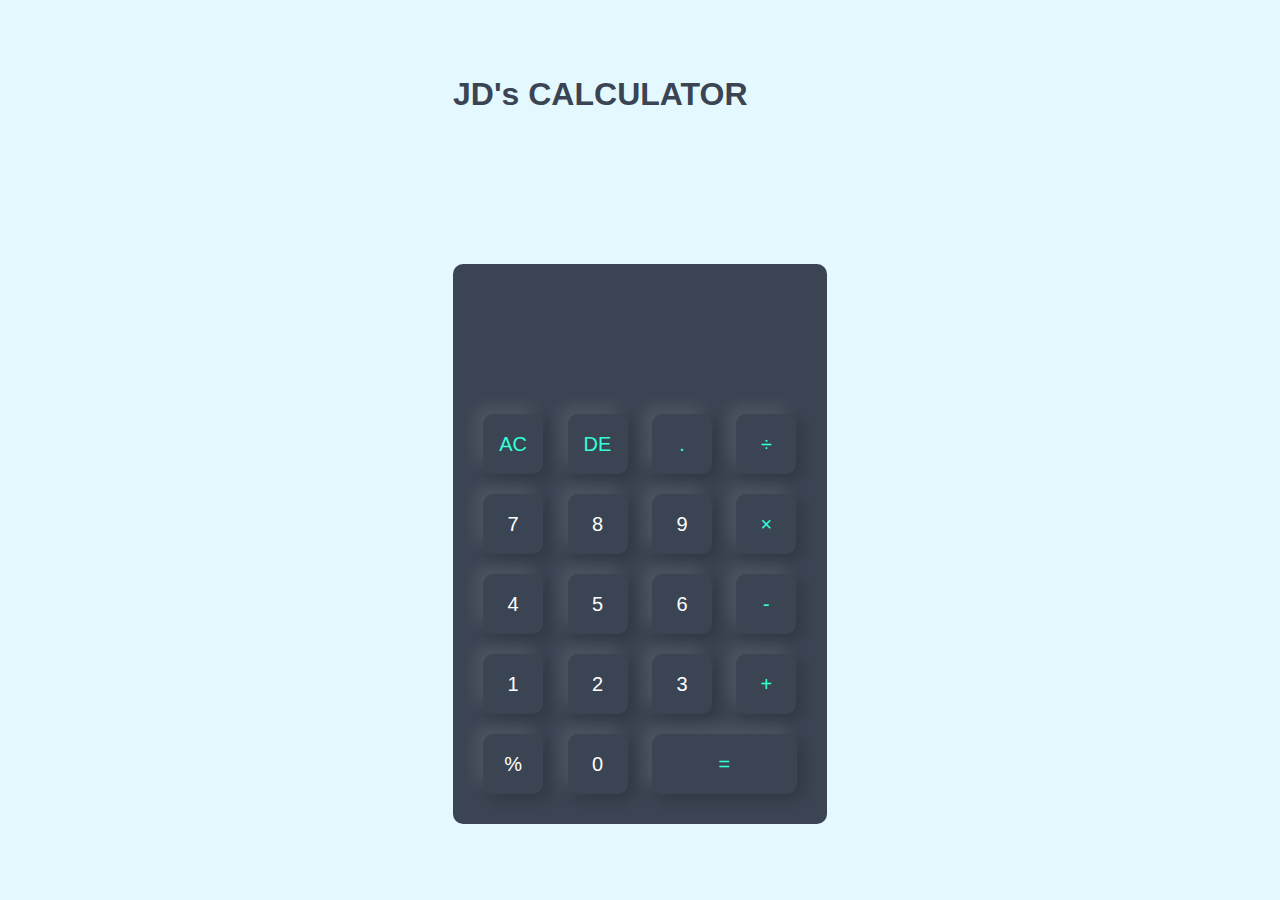
<file: Calculator/index.html>
<!DOCTYPE html>
<html lang="en">
<head>
    <meta charset="UTF-8">
    <meta name="viewport" content="width=device-width, initial-scale=1.0">
    <title>Calculator</title>
    <link rel="stylesheet" href="style.css">
</head>
<body>
    
    <div class="container">
        <h1 class="header">JD's CALCULATOR</h1>
        <div class="calculator-dark">
            <form>
                <div class="display">
                    <input type="text" name="display">
                </div>
                <div>
                    <input type="button" value="AC" onclick="display.value = '' " class="operator">
                    <input type="button" value="DE" onclick="display.value = display.value.toString().slice(0, -1)" class="operator">
                    <input type="button" value="." onclick="display.value += '.' " class="operator">
                    <input type="button" value="&divide" onclick="display.value += '/' " class="operator">
                </div>
                <div>
                    <input type="button" value="7" onclick="display.value += '7' ">
                    <input type="button" value="8" onclick="display.value += '8' ">
                    <input type="button" value="9" onclick="display.value += '9' ">
                    <input type="button" value="&times" onclick="display.value += '*' " class="operator">
                </div>
                <div>
                    <input type="button" value="4" onclick="display.value += '4' ">
                    <input type="button" value="5" onclick="display.value += '5' ">
                    <input type="button" value="6" onclick="display.value += '6' ">
                    <input type="button" value="-" onclick="display.value += '-' " class="operator">
                </div>
                <div>
                    <input type="button" value="1" onclick="display.value += '1' ">
                    <input type="button" value="2" onclick="display.value += '2' ">
                    <input type="button" value="3" onclick="display.value += '3' ">
                    <input type="button" value="+" onclick="display.value += '+' " class="operator">
                </div>
                <div>
                    <input type="button" value="%" onclick="display.value += '%' ">
                    <input type="button" value="0" onclick="display.value += '0'">
                    <input type="button" value="=" class="equal operator" onclick="display.value = eval(display.value)">
                </div>
            </form>
        </div>
    </div>
    
</body>
</html>
</file>
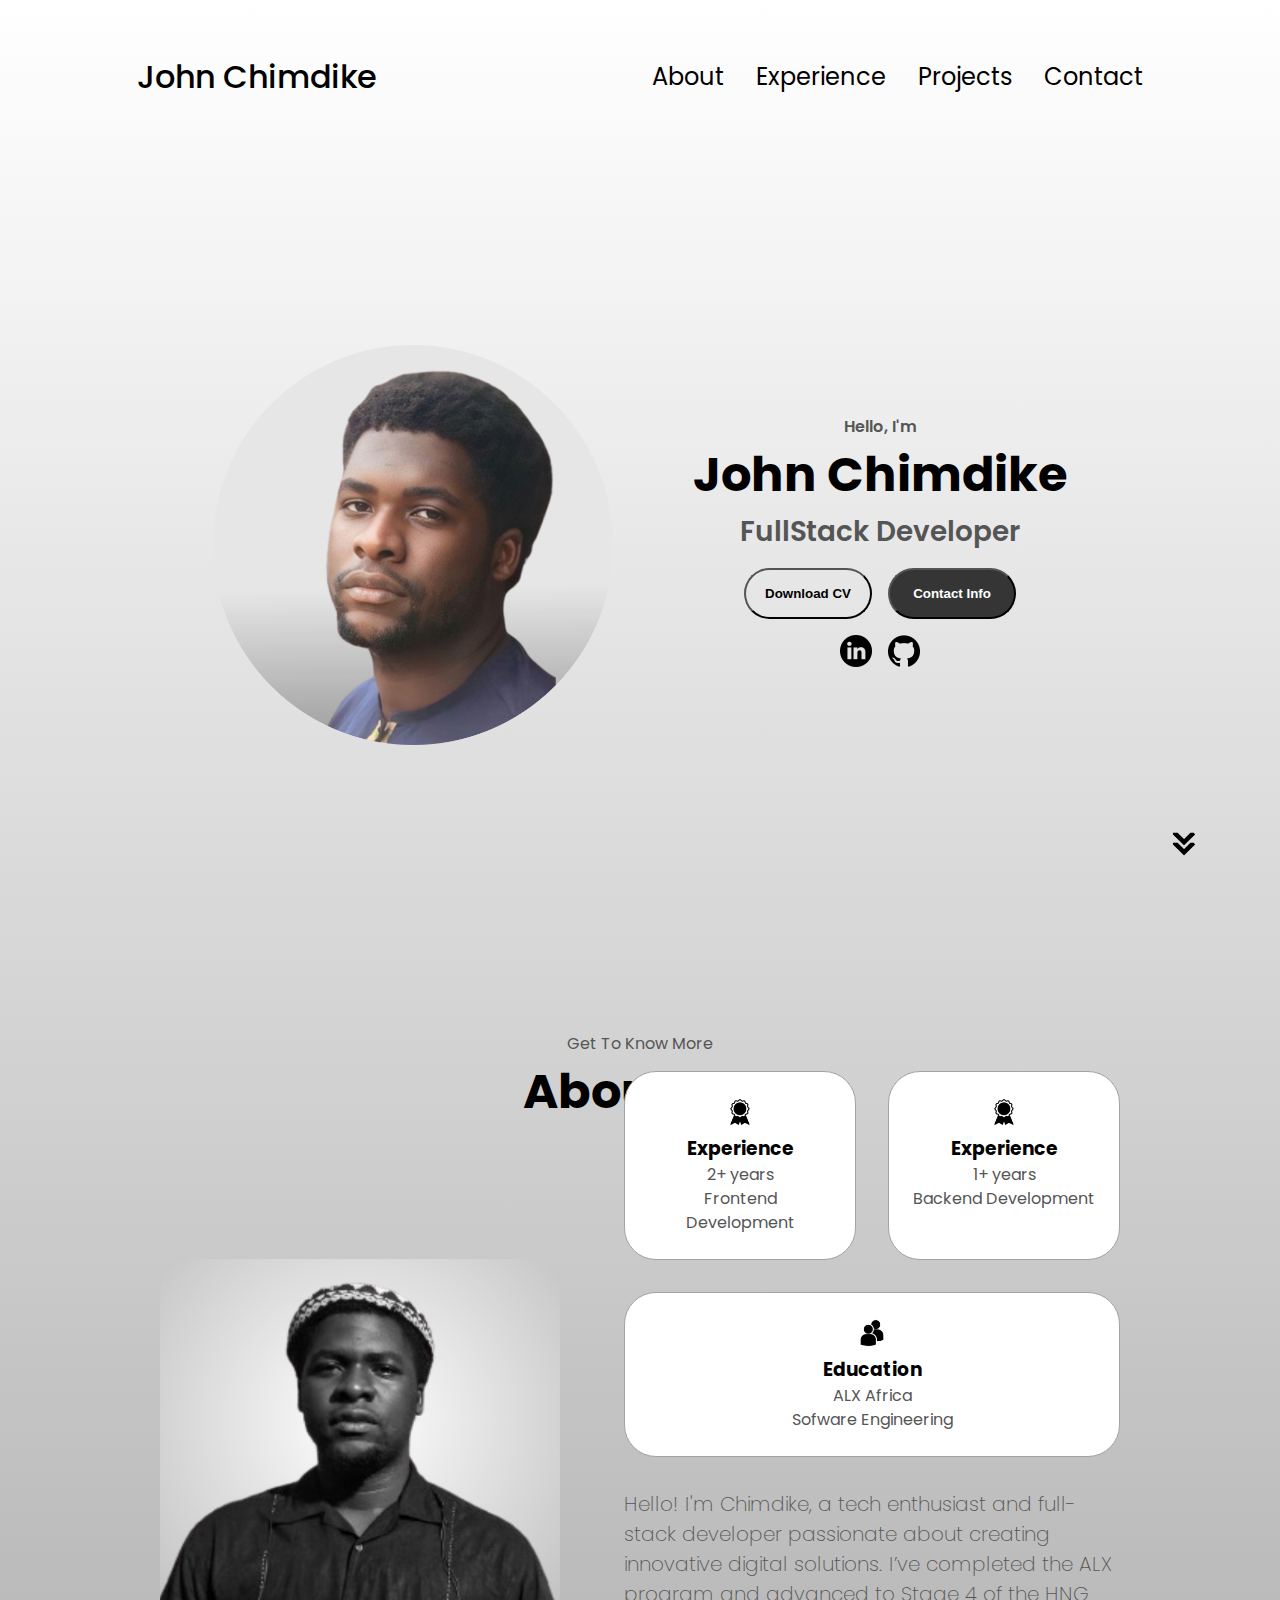
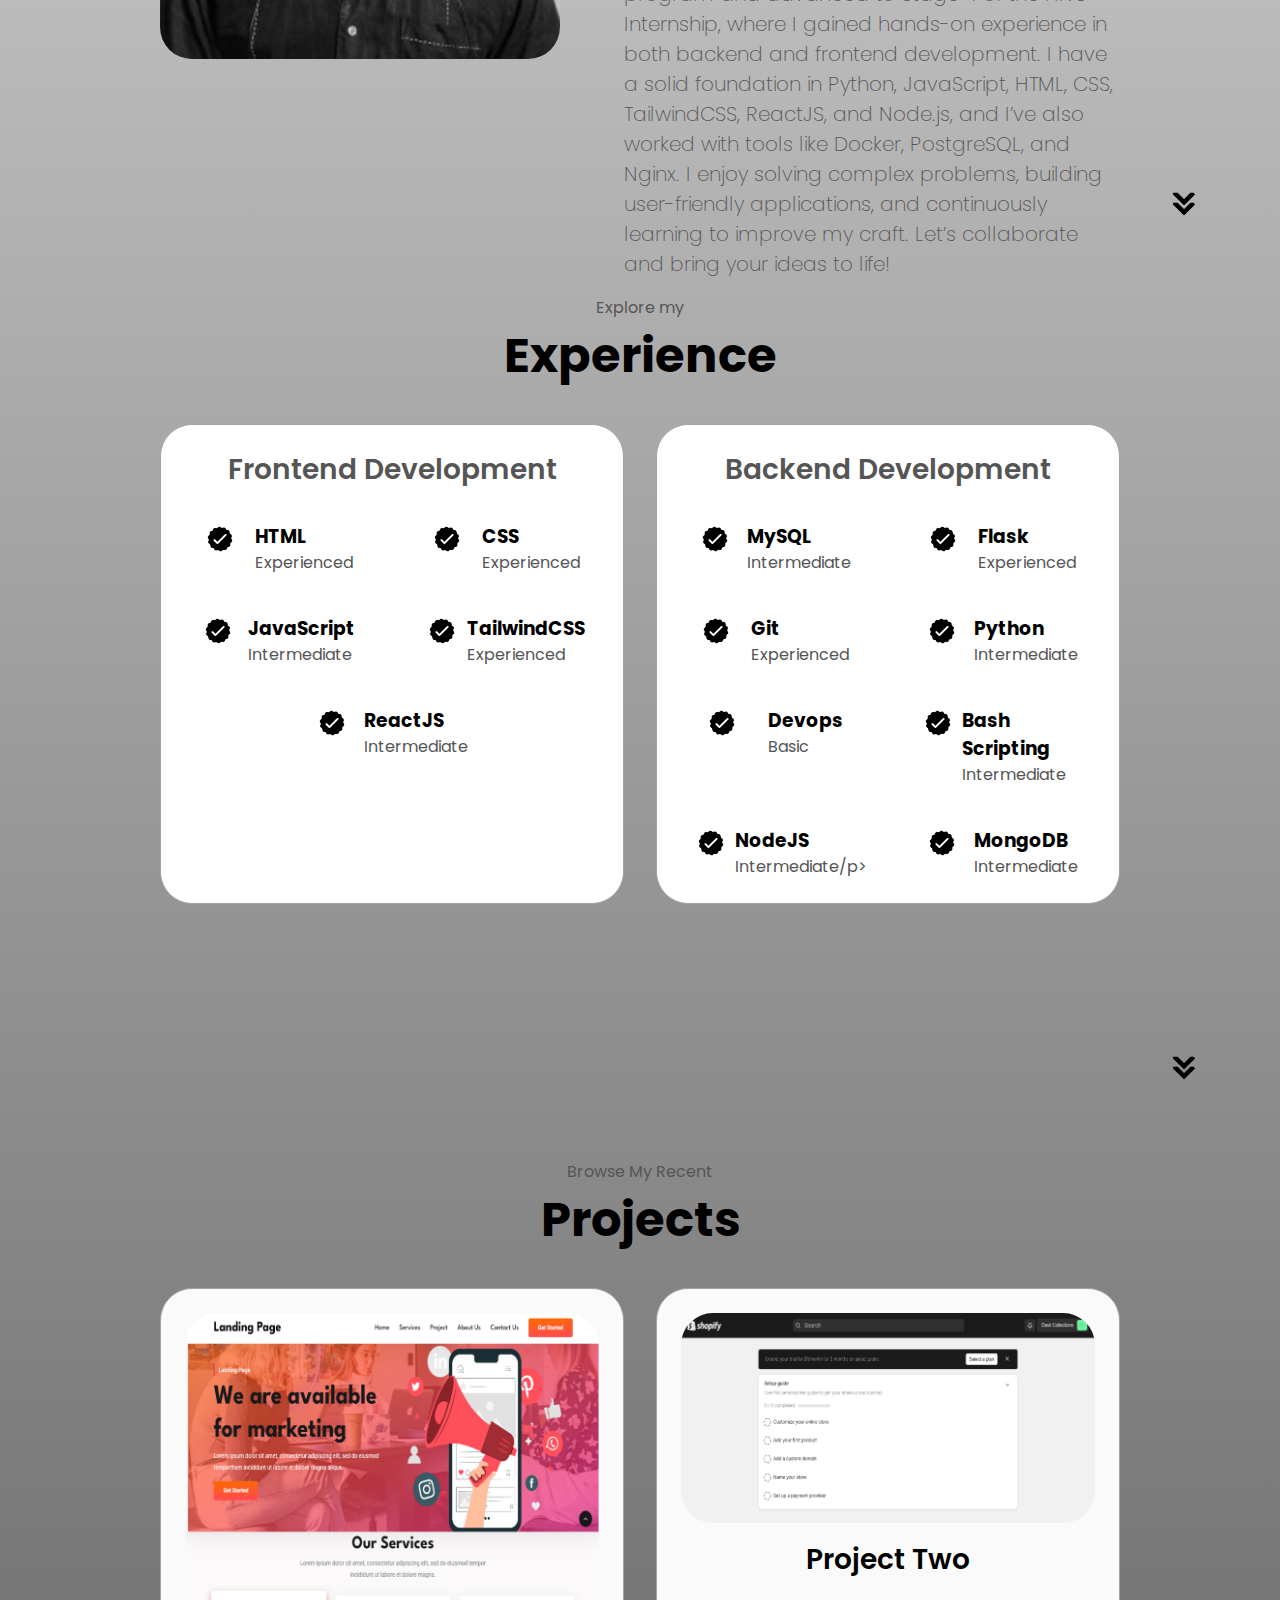
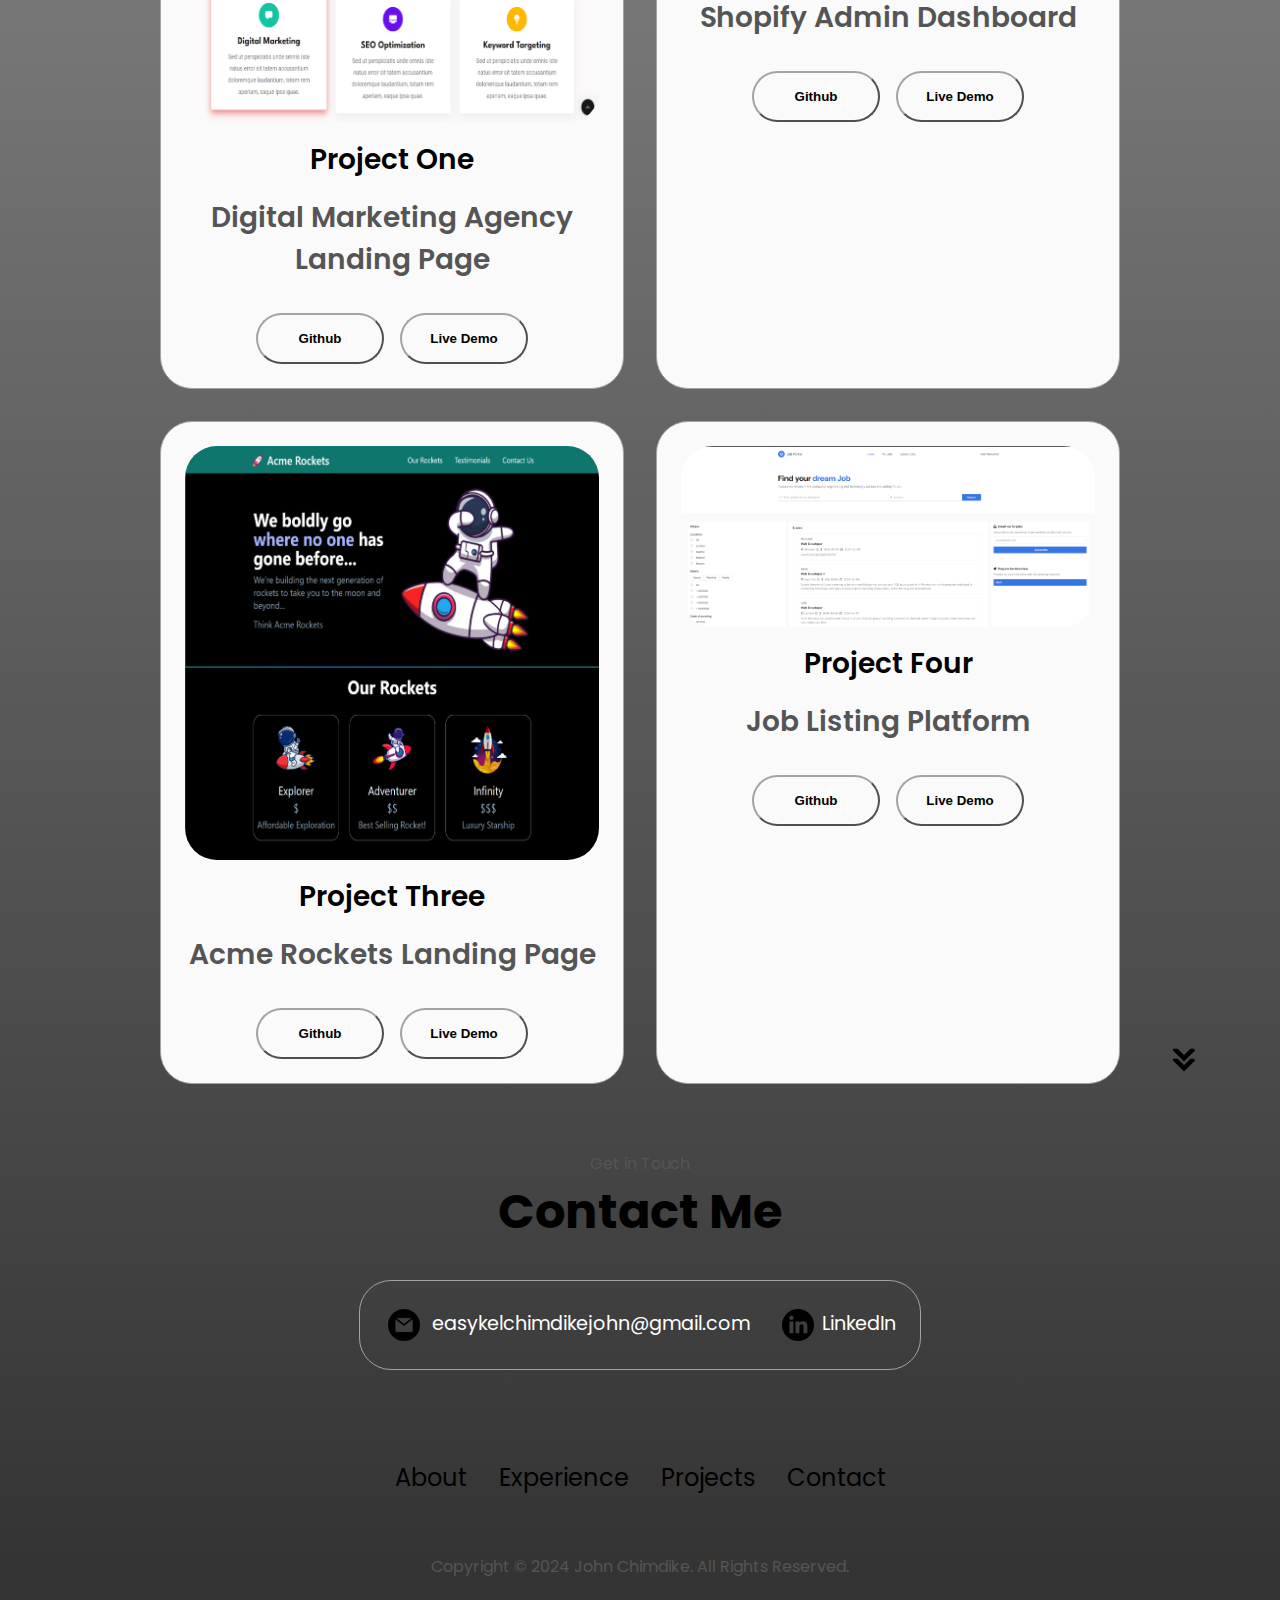
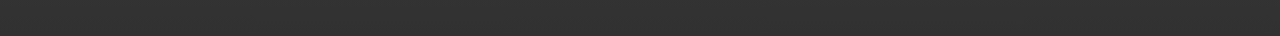
<file: codsoft_taskno2/index.html>
<!DOCTYPE html>
<html lang="en">
<head>
    <meta charset="UTF-8">
    <meta name="viewport" content="width=device-width, initial-scale=1.0">
    <title>My Portfolio</title>
    <link rel="stylesheet" href="style.css">
    <link rel="stylesheet" href="mediaqueries.css">
</head>
<body>
    <nav id="desktop-nav">
        <div class="logo">John Chimdike</div>
        <div>
            <ul class="nav-links">
                <li><a href="#about">About</a></li>
                <li><a href="#experience">Experience</a></li>
                <li><a href="#projects">Projects</a></li>
                <li><a href="#contact">Contact</a></li>
            </ul>
        </div>
    </nav>

    <nav id="hamburger-nav">
        <div class="logo">John Chimdike</div>
        <div class="hamburger-menu">
            <div class="hamburger-icon" onclick="toggleMenu()">
            <span></span>
            <span></span>
            <span></span>
        </div>
        <div class="menu-links">
            <li><a href="#about" onclick="toggleMenu()">About</a></li>
            <li><a href="#experience" onclick="toggleMenu()">Experience</a></li>
            <li><a href="#projects" onclick="toggleMenu()">Projects</a></li>
            <li><a href="#contact" onclick="toggleMenu()">Contact</a></li>
        </div>
        </div>
    </nav>

    <section id="profile">
        <div class="section__pic-container">
            <img src="./assets/profile-pic11--.png" alt="John Chimdike Profile Picture">
        </div>
        <div class="section__text">
            <p class="section__text__p1">Hello, I'm</p>
            <h1 class="title">John Chimdike</h1>
            <p class="section__text__p2">FullStack Developer</p>
            <div class="btn-container">
                <button class="btn btn-color-2" onclick="window.open('./assets/Chimdike John FullStack.pdf')">Download CV</button>
                
                <button class="btn btn-color-1" onclick="location.href='./#contact'">Contact Info</button>
            </div>
            <div id="socials-container">
                <a href="https://www.linkedin.com/in/chimdikejohn/" target="_blank">
                    <img src="./assets/linkedin.png" alt="My LinkedIn profile" class="icon">
                  </a>
                <a href="https://github.com/cdJohnEl/" target="_blank">
                    <img src="./assets/github.png" alt="My github profile" class="icon">
                  </a>
                
            </div>
        </div>
        <img
          src="./assets/arrow.png"
          alt="Arrow icon"
          class="icon arrow"
          onclick="location.href='./#about'"
        />
    </section>
    <section id="about">
        <p class="section__text__p1">Get To Know More</p>
        <h1 class="title">About Me</h1>
        <div class="section-container">
          <div class="section__pic-container">
            <img
              src="./assets/profile-pic12-21.png"
              alt="Profile picture"
              class="about-pic"
            />
          </div>
          <div class="about-details-container">
            <div class="about-containers">
              <div class="details-container">
                <img
                  src="./assets/experience.png"
                  alt="Experience icon"
                  class="icon"
                />
                <h3>Experience</h3>
                <p>2+ years <br />Frontend Development</p>
              </div>
              <div class="details-container">
                <img
                  src="./assets/experience.png"
                  alt="Experience icon"
                  class="icon"
                />
                <h3>Experience</h3>
                <p>1+ years <br />Backend Development</p>
              </div>
              <div class="details-container">
                <img
                  src="./assets/education.png"
                  alt="Education icon"
                  class="icon"
                />
                <a class="education" href="https://drive.google.com/file/d/1Slljp5YLsdu57WhimEwDMh_c1Q8iursT/view?usp=drive_link" target="_blank">
                <h3>Education</h3>
                <p>ALX Africa<br />Sofware Engineering</p>
                </a>
              </div>
            </div>
            <div class="text-container">
              <p>
                Hello! I'm Chimdike, a tech enthusiast and full-stack developer passionate about creating innovative digital solutions. I’ve completed the ALX program and advanced to Stage 4 of the HNG Internship, where I gained hands-on experience in both backend and frontend development.  
                
                I have a solid foundation in Python, JavaScript, HTML, CSS, TailwindCSS, ReactJS, and Node.js, and I’ve also worked with tools like Docker, PostgreSQL, and Nginx. I enjoy solving complex problems, building user-friendly applications, and continuously learning to improve my craft.  
                
                Let’s collaborate and bring your ideas to life! 
              </p>
            </div>
          </div>
        </div>
        <img
          src="./assets/arrow.png"
          alt="Arrow icon"
          class="icon arrow"
          onclick="location.href='./#experience'"
        />
      </section>
    <section id="experience">
        <p class="section__text__p1">Explore my</p>
        <h1 class="title">Experience</h1>
        <div class="about-containers">
            <div class="details-container">
                <h2 class="experience-sub-title">Frontend Development</h2>
                <div class="article-container">
                    <article>
                        <img src="./assets/checkmark.png" alt="checkmark icon" class="icon">
                        <div>
                            <h3>HTML</h3>
                            <p>Experienced</p>
                        </div>
                    </article>
                    <article>
                        <img src="./assets/checkmark.png" alt="checkmark icon" class="icon">
                        <div>
                            <h3>CSS</h3>
                            <p>Experienced</p>
                        </div>
                    </article>
                    <article>
                        <img src="./assets/checkmark.png" alt="checkmark icon" class="icon">
                        <div>
                            <h3>JavaScript</h3>
                            <p>Intermediate</p>
                        </div>
                    </article>
                    <article>
                        <img src="./assets/checkmark.png" alt="checkmark icon" class="icon">
                        <div>
                            <h3>TailwindCSS</h3>
                            <p>Experienced</p>
                        </div>
                    </article>
                    <article>
                        <img src="./assets/checkmark.png" alt="checkmark icon" class="icon">
                        <div>
                            <h3>ReactJS</h3>
                            <p>Intermediate</p>
                        </div>
                    </article>
                </div>
            </div>
                <div class="details-container">
                    <h2 class="experience-sub-title">Backend Development</h2>
                    <div class="article-container">
                        <article>
                            <img src="./assets/checkmark.png" alt="checkmark icon" class="icon">
                            <div>
                                <h3>MySQL</h3>
                                <p>Intermediate</p>
                            </div>
                        </article>
                        <article>
                            <img src="./assets/checkmark.png" alt="checkmark icon" class="icon">
                            <div>
                                <h3>Flask</h3>
                                <p>Experienced</p>
                            </div>
                        </article>
                        <article>
                            <img src="./assets/checkmark.png" alt="checkmark icon" class="icon">
                            <div>
                                <h3>Git</h3>
                                <p>Experienced</p>
                            </div>
                        </article>
                        <article>
                            <img src="./assets/checkmark.png" alt="checkmark icon" class="icon">
                            <div>
                                <h3>Python</h3>
                                <p>Intermediate</p>
                            </div>
                        </article>
                        <article>
                            <img src="./assets/checkmark.png" alt="checkmark icon" class="icon">
                            <div>
                                <h3>Devops</h3>
                                <p>Basic</p>
                            </div>
                        </article>
                        <article>
                            <img src="./assets/checkmark.png" alt="checkmark icon" class="icon">
                            <div>
                                <h3>Bash Scripting</h3>
                                <p>Intermediate</p>
                            </div>
                        </article>
                        <article>
                            <img src="./assets/checkmark.png" alt="checkmark icon" class="icon">
                            <div>
                                <h3>NodeJS</h3>
                                <p>Intermediate/p>
                            </div>
                        </article>
                        <article>
                            <img src="./assets/checkmark.png" alt="checkmark icon" class="icon">
                            <div>
                                <h3>MongoDB</h3>
                                <p>Intermediate</p>
                            </div>
                        </article>
                    </div>
            </div>
            <img
          src="./assets/arrow.png"
          alt="Arrow icon"
          class="icon arrow"
          onclick="location.href='./#projects'"
        />
    </section>
    
    <section id="projects">
        <p class="section__text__p1">Browse My Recent</p>
        <h1 class="title">Projects</h1>
        <div class="experience-details-container">
          <div class="about-containers">
            <div class="details-container color-container">
              <div class="article-container">
                <img
                  src="./assets/project-pic-1.png"
                  alt="Project 1"
                  class="project-img"
                />
              </div>
              <h2 class="experience-sub-title project-title">Project One</h2>
              <h6 class="experience-sub-title">Digital Marketing Agency Landing Page</h6>
              <div class="btn-container">
                <button
                  class="btn btn-color-2 project-btn" target = "_blank"
                  onclick="location.href='https://github.com/cdJohnEl/CODSOFT/tree/main/Landing-Page'"
                >
                  Github
                </button>
                <button
                  class="btn btn-color-2 project-btn" target = "_blank"
                  onclick="location.href='https://landing-page-ee9r.onrender.com/'"
                >
                  Live Demo
                </button>
              </div>
            </div>
            <div class="details-container color-container">
              <div class="article-container">
                <img
                  src="./assets/project-pic-2.png"
                  alt="Project 2"
                  class="project-img"
                />
              </div>
              <h2 class="experience-sub-title project-title">Project Two</h2>
              <h6 class="experience-sub-title">Shopify Admin Dashboard</h6>
              <div class="btn-container">
                <button
                  class="btn btn-color-2 project-btn" target = "_blank"
                  onclick="location.href='https://github.com/cdJohnEl/Level-upFront-Hackathon/tree/main'"
                >
                  Github
                </button>
                <button
                  class="btn btn-color-2 project-btn" target = "_blank"
                  onclick="location.href='https://shopify-admin-dashboard-g3x4.onrender.com'"
                >
                  Live Demo
                </button>
              </div>
            </div>
            <div class="details-container color-container">
              <div class="article-container">
                <img
                  src="./assets/project-pic-3.png"
                  alt="Project 3"
                  class="project-img"
                />
              </div>
              <h2 class="experience-sub-title project-title">Project Three</h2>
              <h6 class="experience-sub-title">Acme Rockets Landing Page</h6>
              <div class="btn-container">
                <button
                  class="btn btn-color-2 project-btn" target = "_blank"
                  onclick="location.href='https://github.com/cdJohnEl/Landing-Pages/tree/main/Acme_Rockets'"
                >
                  Github
                </button>
                <button
                  class="btn btn-color-2 project-btn" target = "_blank"
                  onclick="location.href='https://acmerockets-hf5q.onrender.com/'"
                >
                  Live Demo
                </button>
              </div>
            </div>

            <div class="details-container color-container">
              <div class="article-container">
                <img
                  src="./assets/project-pic-4.png"
                  alt="Project 4"
                  class="project-img"
                />
              </div>
              <h2 class="experience-sub-title project-title">Project Four</h2>
              <h6 class="experience-sub-title">Job Listing Platform</h6>
              <div class="btn-container">
                <button
                  class="btn btn-color-2 project-btn" target = "_blank"
                  onclick="location.href='https://github.com/cdJohnEl/Job-Platform/tree/main/job-platform-client-side'"
                >
                  Github
                </button>
                <button
                  class="btn btn-color-2 project-btn" target = "_blank"
                  onclick="location.href='https://job-platform-client.onrender.com'"
                >
                  Live Demo
                </button>
              </div>
            </div>
          </div>
        </div>
        <img
          src="./assets/arrow.png"
          alt="Arrow icon"
          class="icon arrow"
          onclick="location.href='./#contact'"
        />
      </section>

      <!-- CONTACT -->

      <section id="contact">
        <p class="section__text__p1">Get in Touch</p>
        <h1 class="title">Contact Me</h1>
        <div class="contact-info-upper-container">
          <div class="contact-info-container">
            <img
              src="./assets/email.png"
              alt="Email icon"
              class="icon contact-icon email-icon"
            />
            <p><a href="mailto:examplemail@gmail.com">easykelchimdikejohn@gmail.com</a></p>
          </div>
          <div class="contact-info-container">
            <img
              src="./assets/linkedin.png"
              alt="LinkedIn icon"
              class="icon contact-icon"
            />
            <p><a href="https://www.linkedin.com/in/chimdikejohn" target="_blank">LinkedIn</a></p>
          </div>
        </div>
        <!-- FOOTER -->
      </section>
      <footer>
        <nav>
          <div class="nav-links-container">
            <ul class="nav-links">
              <li><a href="#about">About</a></li>
              <li><a href="#experience">Experience</a></li>
              <li><a href="#projects">Projects</a></li>
              <li><a href="#contact">Contact</a></li>
            </ul>
          </div>
        </nav>
        <p>Copyright &#169; 2024 John Chimdike. All Rights Reserved.</p>
        <!-- <p>Thanks to <a href="https://www.youtube.com/@howtobecomeadeveloper" target="_blank">How to Become a Developer</a></p> -->
      </footer>


    <script src="script.js" defer></script>
</body>
</html>
</file>
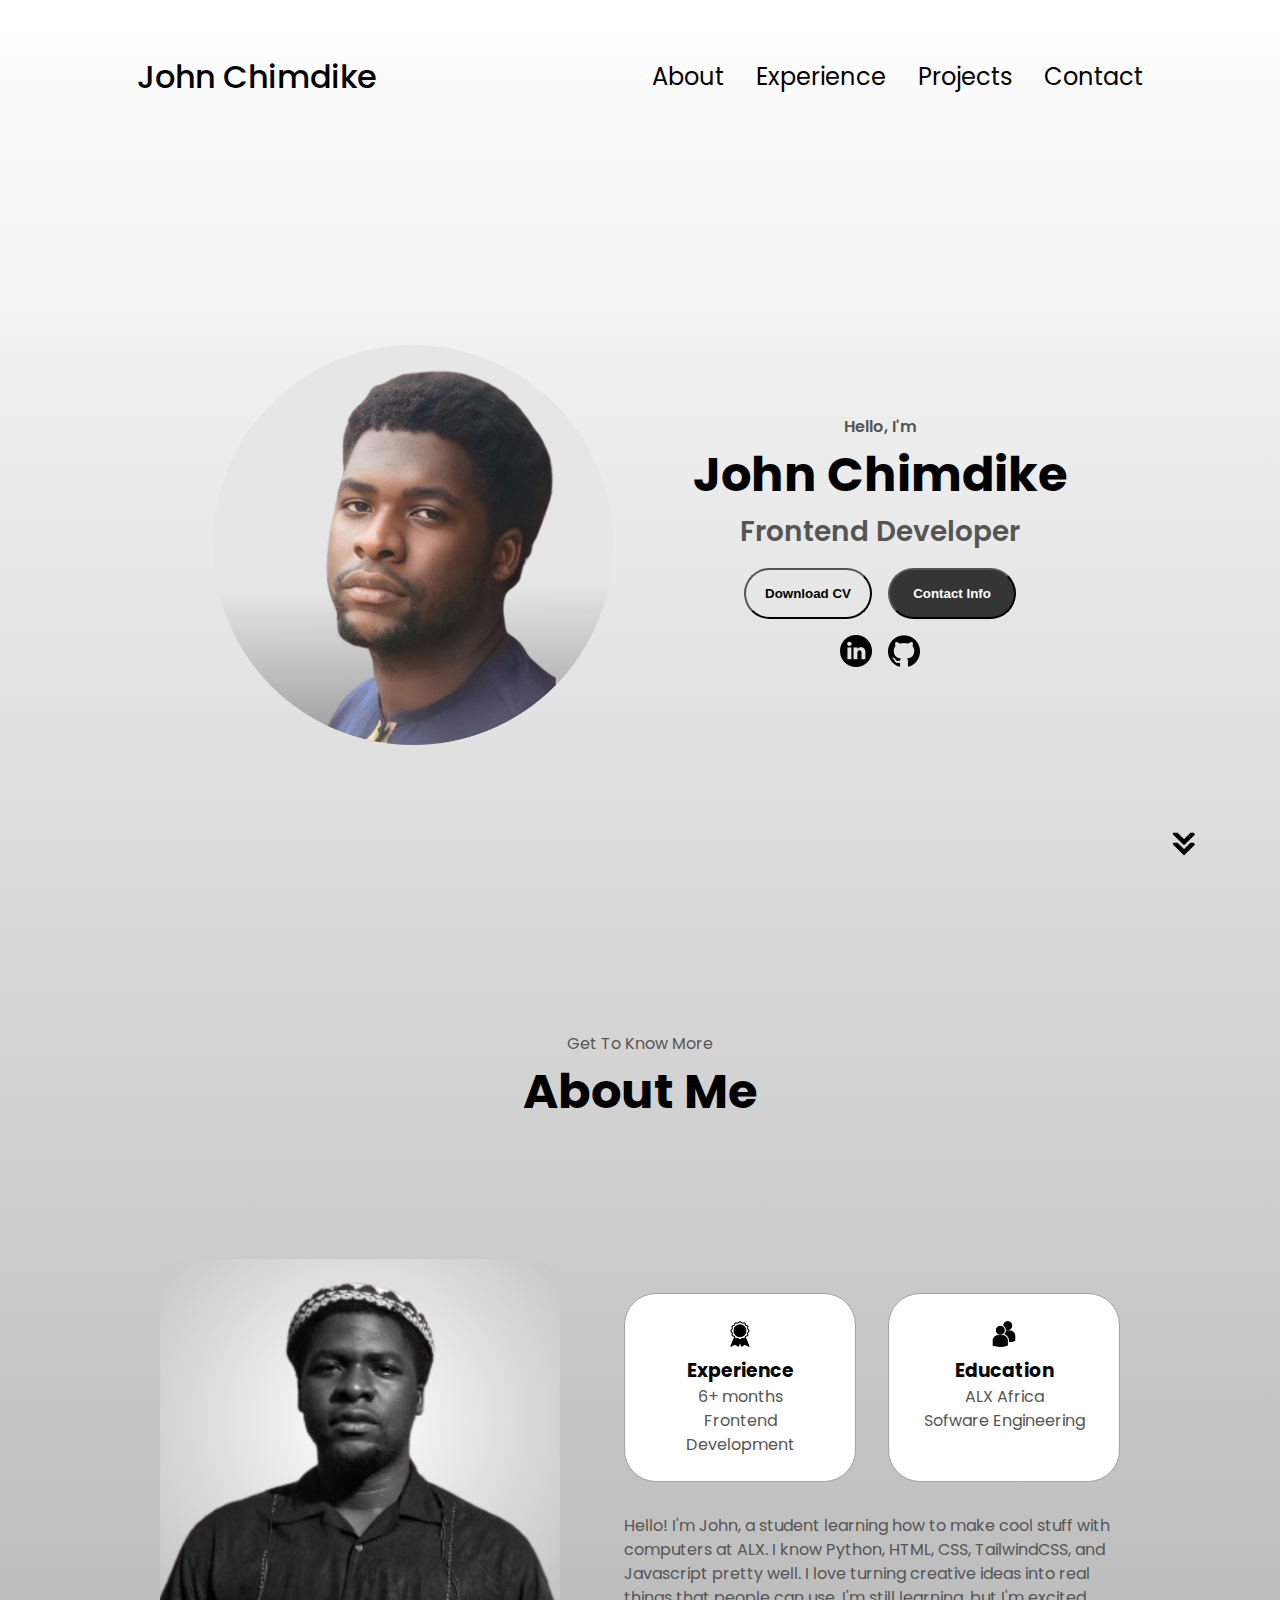
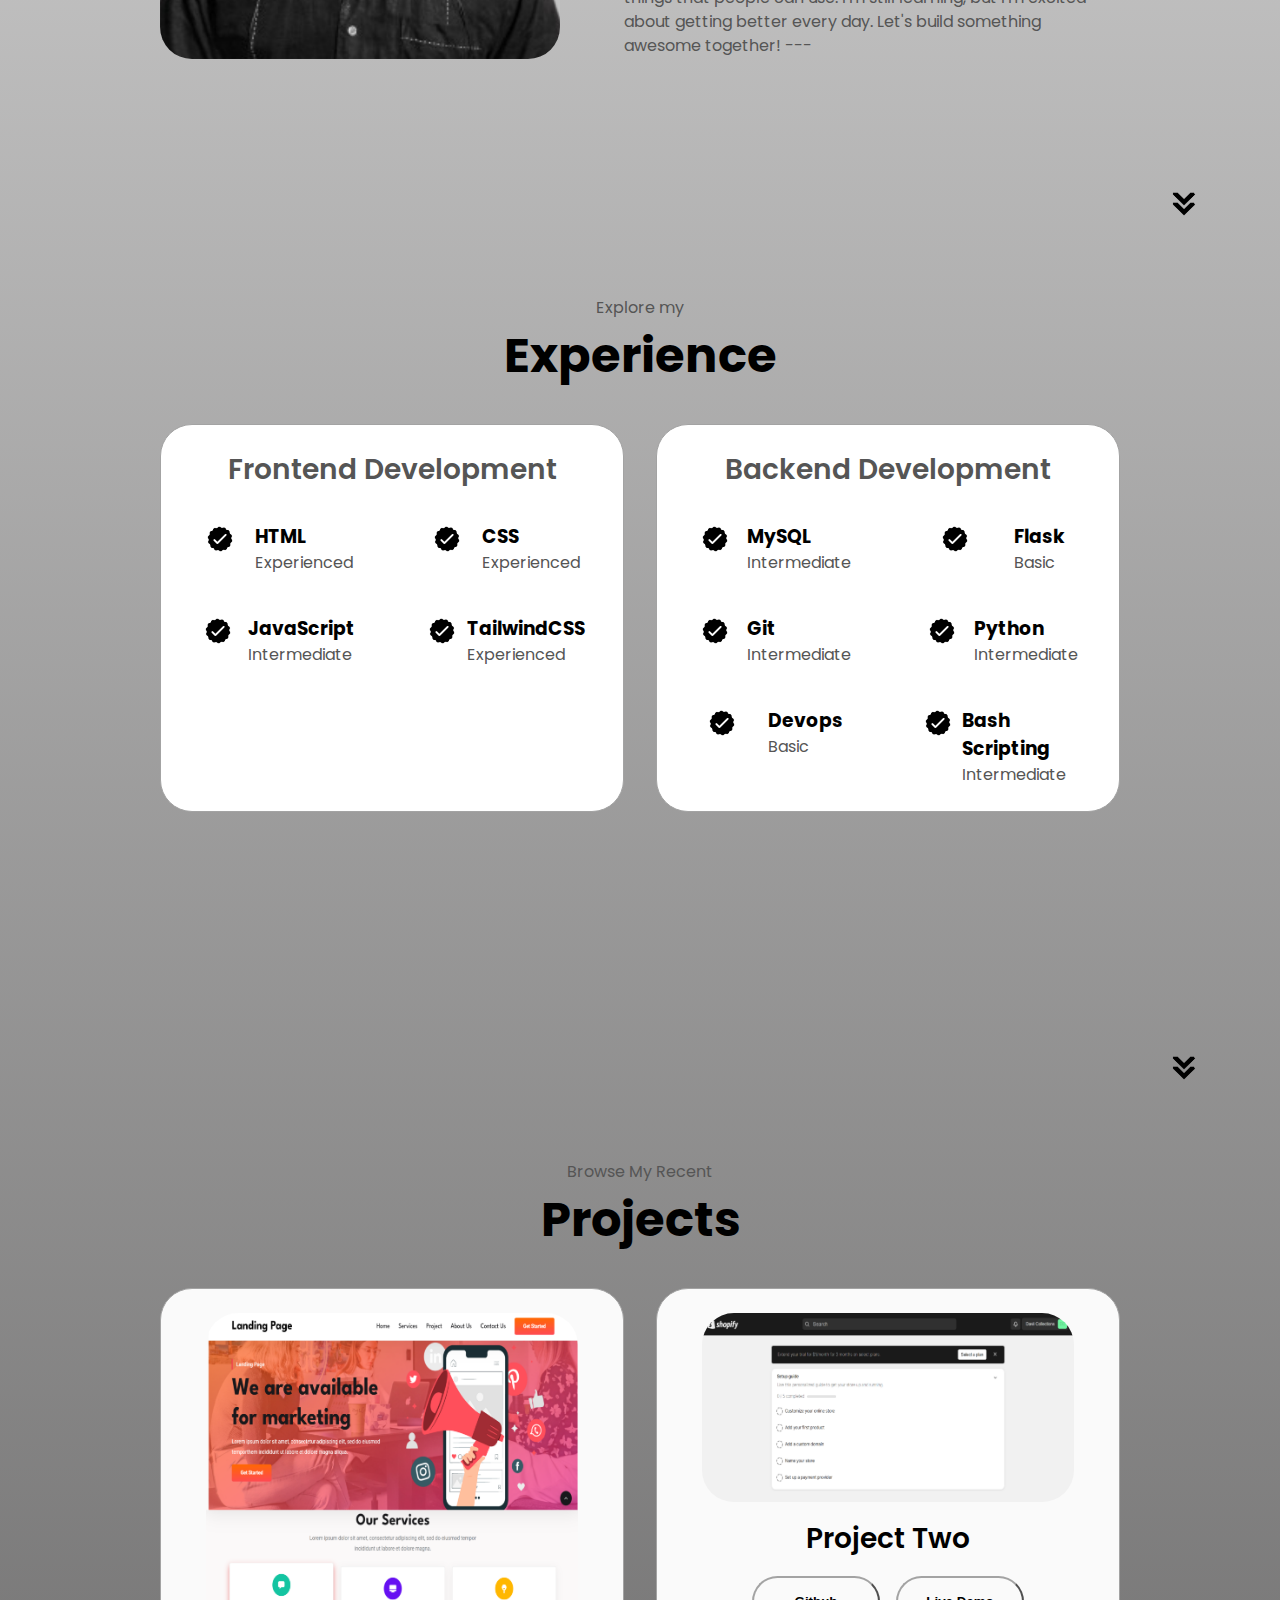
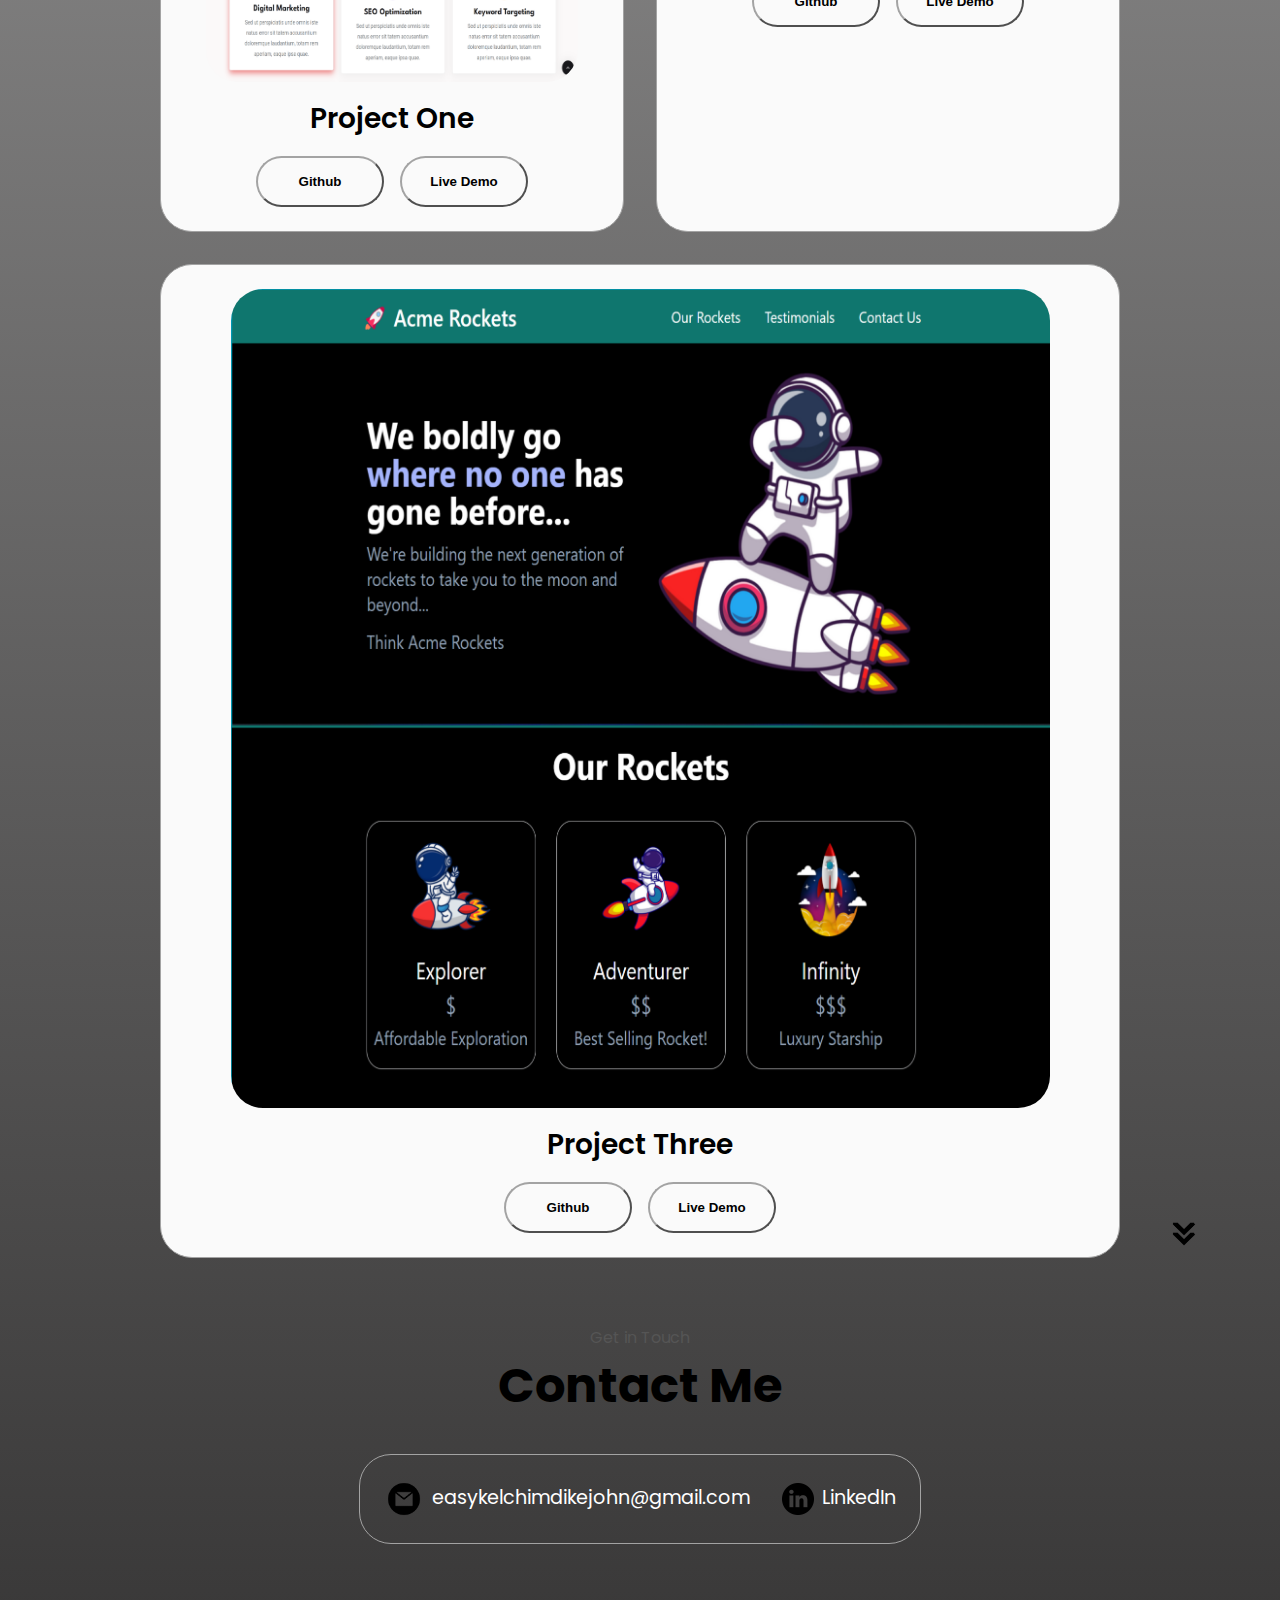
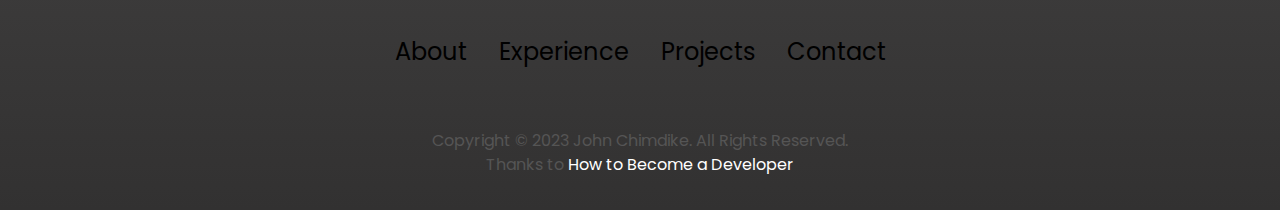
<file: Portfolio/index.html>
<!DOCTYPE html>
<html lang="en">
<head>
    <meta charset="UTF-8">
    <meta name="viewport" content="width=device-width, initial-scale=1.0">
    <title>My Portfolio</title>
    <link rel="stylesheet" href="style.css">
    <link rel="stylesheet" href="mediaqueries.css">
</head>
<body>
    <nav id="desktop-nav">
        <div class="logo">John Chimdike</div>
        <div>
            <ul class="nav-links">
                <li><a href="#about">About</a></li>
                <li><a href="#experience">Experience</a></li>
                <li><a href="#projects">Projects</a></li>
                <li><a href="#contact">Contact</a></li>
            </ul>
        </div>
    </nav>

    <nav id="hamburger-nav">
        <div class="logo">John Chimdike</div>
        <div class="hamburger-menu">
            <div class="hamburger-icon" onclick="toggleMenu()">
            <span></span>
            <span></span>
            <span></span>
        </div>
        <div class="menu-links">
            <li><a href="#about" onclick="toggleMenu()">About</a></li>
            <li><a href="#experience" onclick="toggleMenu()">Experience</a></li>
            <li><a href="#projects" onclick="toggleMenu()">Projects</a></li>
            <li><a href="#contact" onclick="toggleMenu()">Contact</a></li>
        </div>
        </div>
    </nav>

    <section id="profile">
        <div class="section__pic-container">
            <img src="./assets/profile-pic11--.png" alt="John Chimdike Profile Picture">
        </div>
        <div class="section__text">
            <p class="section__text__p1">Hello, I'm</p>
            <h1 class="title">John Chimdike</h1>
            <p class="section__text__p2">Frontend Developer</p>
            <div class="btn-container">
                <button class="btn btn-color-2" onclick="window.open('./assets/Chimdike-Resume.pdf')">Download CV</button>
                
                <button class="btn btn-color-1" onclick="location.href='./#contact'">Contact Info</button>
            </div>
            <div id="socials-container">
                <a href="https://www.linkedin.com/in/chimdikejohn/" target="_blank">
                    <img src="./assets/linkedin.png" alt="My LinkedIn profile" class="icon">
                  </a>
                <a href="https://github.com/cdJohnEl/" target="_blank">
                    <img src="./assets/github.png" alt="My github profile" class="icon">
                  </a>
                
            </div>
        </div>
        <img
          src="./assets/arrow.png"
          alt="Arrow icon"
          class="icon arrow"
          onclick="location.href='./#about'"
        />
    </section>
    <section id="about">
        <p class="section__text__p1">Get To Know More</p>
        <h1 class="title">About Me</h1>
        <div class="section-container">
          <div class="section__pic-container">
            <img
              src="./assets/profile-pic12-21.png"
              alt="Profile picture"
              class="about-pic"
            />
          </div>
          <div class="about-details-container">
            <div class="about-containers">
              <div class="details-container">
                <img
                  src="./assets/experience.png"
                  alt="Experience icon"
                  class="icon"
                />
                <h3>Experience</h3>
                <p>6+ months <br />Frontend Development</p>
              </div>
              <div class="details-container">
                <img
                  src="./assets/education.png"
                  alt="Education icon"
                  class="icon"
                />
                <h3>Education</h3>
                <p>ALX Africa<br />Sofware Engineering</p>
              </div>
            </div>
            <div class="text-container">
              <p>
                Hello! I'm John, a student learning how to make cool stuff with computers at ALX. I know Python, HTML, CSS, TailwindCSS, and Javascript pretty well. I love turning creative ideas into real things that people can use. I'm still learning, but I'm excited about getting better every day. Let's build something awesome together! ---
              </p>
            </div>
          </div>
        </div>
        <img
          src="./assets/arrow.png"
          alt="Arrow icon"
          class="icon arrow"
          onclick="location.href='./#experience'"
        />
      </section>
    <section id="experience">
        <p class="section__text__p1">Explore my</p>
        <h1 class="title">Experience</h1>
        <div class="about-containers">
            <div class="details-container">
                <h2 class="experience-sub-title">Frontend Development</h2>
                <div class="article-container">
                    <article>
                        <img src="./assets/checkmark.png" alt="checkmark icon" class="icon">
                        <div>
                            <h3>HTML</h3>
                            <p>Experienced</p>
                        </div>
                    </article>
                    <article>
                        <img src="./assets/checkmark.png" alt="checkmark icon" class="icon">
                        <div>
                            <h3>CSS</h3>
                            <p>Experienced</p>
                        </div>
                    </article>
                    <article>
                        <img src="./assets/checkmark.png" alt="checkmark icon" class="icon">
                        <div>
                            <h3>JavaScript</h3>
                            <p>Intermediate</p>
                        </div>
                    </article>
                    <article>
                        <img src="./assets/checkmark.png" alt="checkmark icon" class="icon">
                        <div>
                            <h3>TailwindCSS</h3>
                            <p>Experienced</p>
                        </div>
                    </article>
                </div>
            </div>
                <div class="details-container">
                    <h2 class="experience-sub-title">Backend Development</h2>
                    <div class="article-container">
                        <article>
                            <img src="./assets/checkmark.png" alt="checkmark icon" class="icon">
                            <div>
                                <h3>MySQL</h3>
                                <p>Intermediate</p>
                            </div>
                        </article>
                        <article>
                            <img src="./assets/checkmark.png" alt="checkmark icon" class="icon">
                            <div>
                                <h3>Flask</h3>
                                <p>Basic</p>
                            </div>
                        </article>
                        <article>
                            <img src="./assets/checkmark.png" alt="checkmark icon" class="icon">
                            <div>
                                <h3>Git</h3>
                                <p>Intermediate</p>
                            </div>
                        </article>
                        <article>
                            <img src="./assets/checkmark.png" alt="checkmark icon" class="icon">
                            <div>
                                <h3>Python</h3>
                                <p>Intermediate</p>
                            </div>
                        </article>
                        <article>
                            <img src="./assets/checkmark.png" alt="checkmark icon" class="icon">
                            <div>
                                <h3>Devops</h3>
                                <p>Basic</p>
                            </div>
                        </article>
                        <article>
                            <img src="./assets/checkmark.png" alt="checkmark icon" class="icon">
                            <div>
                                <h3>Bash Scripting</h3>
                                <p>Intermediate</p>
                            </div>
                        </article>
                    </div>
            </div>
            <img
          src="./assets/arrow.png"
          alt="Arrow icon"
          class="icon arrow"
          onclick="location.href='./#projects'"
        />
    </section>
    
    <section id="projects">
        <p class="section__text__p1">Browse My Recent</p>
        <h1 class="title">Projects</h1>
        <div class="experience-details-container">
          <div class="about-containers">
            <div class="details-container color-container">
              <div class="article-container">
                <img
                  src="./assets/project-pic-1.png"
                  alt="Project 1"
                  class="project-img"
                />
              </div>
              <h2 class="experience-sub-title project-title">Project One</h2>
              <div class="btn-container">
                <button
                  class="btn btn-color-2 project-btn"
                  onclick="location.href='https://github.com/cdJohnEl/CODSOFT/tree/main/Landing-Page'"
                >
                  Github
                </button>
                <button
                  class="btn btn-color-2 project-btn"
                  onclick="location.href='https://landing-page-ee9r.onrender.com/'"
                >
                  Live Demo
                </button>
              </div>
            </div>
            <div class="details-container color-container">
              <div class="article-container">
                <img
                  src="./assets/project-pic-2.png"
                  alt="Project 2"
                  class="project-img"
                />
              </div>
              <h2 class="experience-sub-title project-title">Project Two</h2>
              <div class="btn-container">
                <button
                  class="btn btn-color-2 project-btn"
                  onclick="location.href='https://github.com/cdJohnEl/Level-upFront-Hackathon/tree/main'"
                >
                  Github
                </button>
                <button
                  class="btn btn-color-2 project-btn"
                  onclick="location.href='https://shopify-admin-dashboard-g3x4.onrender.com'"
                >
                  Live Demo
                </button>
              </div>
            </div>
            <div class="details-container color-container">
              <div class="article-container">
                <img
                  src="./assets/project-pic-3.png"
                  alt="Project 3"
                  class="project-img"
                />
              </div>
              <h2 class="experience-sub-title project-title">Project Three</h2>
              <div class="btn-container">
                <button
                  class="btn btn-color-2 project-btn"
                  onclick="location.href='https://github.com/cdJohnEl/Landing-Pages/tree/main/Acme_Rockets'"
                >
                  Github
                </button>
                <button
                  class="btn btn-color-2 project-btn"
                  onclick="location.href='https://acmerockets-hf5q.onrender.com/'"
                >
                  Live Demo
                </button>
              </div>
            </div>
          </div>
        </div>
        <img
          src="./assets/arrow.png"
          alt="Arrow icon"
          class="icon arrow"
          onclick="location.href='./#contact'"
        />
      </section>

      <section id="contact">
        <p class="section__text__p1">Get in Touch</p>
        <h1 class="title">Contact Me</h1>
        <div class="contact-info-upper-container">
          <div class="contact-info-container">
            <img
              src="./assets/email.png"
              alt="Email icon"
              class="icon contact-icon email-icon"
            />
            <p><a href="mailto:examplemail@gmail.com">easykelchimdikejohn@gmail.com</a></p>
          </div>
          <div class="contact-info-container">
            <img
              src="./assets/linkedin.png"
              alt="LinkedIn icon"
              class="icon contact-icon"
            />
            <p><a href="https://www.linkedin.com/in/chimdikejohn" target="_blank">LinkedIn</a></p>
          </div>
        </div>
      </section>
      <footer>
        <nav>
          <div class="nav-links-container">
            <ul class="nav-links">
              <li><a href="#about">About</a></li>
              <li><a href="#experience">Experience</a></li>
              <li><a href="#projects">Projects</a></li>
              <li><a href="#contact">Contact</a></li>
            </ul>
          </div>
        </nav>
        <p>Copyright &#169; 2023 John Chimdike. All Rights Reserved.</p>
        <p>Thanks to <a href="https://www.youtube.com/@howtobecomeadeveloper" target="_blank">How to Become a Developer</a></p>
      </footer>


    <script src="script.js" defer></script>
</body>
</html>
</file>
<file: Calculator/style.css>
*{
    margin: 0;
    padding: 0;
    box-sizing: border-box;
    font-family: 'Poppins', sans-serif;
}

.container {
    width: 100%;
    height: 100vh;
    background: #e3f9ff;
    display: flex;
    align-items: center;
    justify-content: center;
    display: grid;
}

.header {
    justify-content: center;
    color: #3a4452;
}

.calculator-dark {
    background: #3a4452;
    padding: 20px;
    border-radius: 10px;
}

.calculator-dark form input {
    border: 0;
    outline: 0;
    width: 60px;
    height: 60px;
    border-radius: 10px;
    box-shadow: -8px -8px 15px rgba(255, 255, 255, 0.1),
                5px 5px 15px rgba(0, 0, 0, 0.2);
    background: transparent;
    font-size: 20px;
    color: white;
    cursor: pointer;
    margin: 10px;
}

.calculator-dark form input:hover {
    background: #4a5362;
}

form .display {
    display: flex;
    justify-content: flex-end;
    margin: 20px 0;
}

form .display input {
    text-align: right;
    flex: 1;
    font-size: 24px;
    box-shadow: none;
}

form input.equal {
    width: 145px;
}

form input.operator {
    color: #33ffd8;
}
</file>
<file: codsoft_taskno2/style.css>
/* GENERAL */

@import url('https://fonts.googleapis.com/css2?family=Poppins:wght@300;400;500;600&display=swap');


* {
  margin: 0;
  padding: 0;
}

body {
    font-family: 'Poppins', sans-serif;
    font-size: 16px;
    line-height: 1.5;
    background: linear-gradient(to bottom, #ffffff, #323131);
    color: #000000;
}

html {
    scroll-behavior: smooth;
}

p {
    color: rgb(85, 85, 85);
}

/* TRANSITION */
a, .btn {
    transition: all 300ms ease;
}

/* NAVIGATION */
nav, 
.nav-links {
    display: flex;
}

nav {
    justify-content: space-around;
    align-items: center;
    height: 17vh;
}

.nav-links {
    gap: 2rem;
    list-style: none;
    font-size: 1.5rem;
    
}

.nav-links a {
    text-decoration: none;
    color: black;

}

a {
    color: rgb(255, 255, 255);
    text-decoration: none;
    text-decoration-color: white;
}

a:hover {
    color: grey;
    text-decoration: underline;
    text-underline-offset: 1rem;
    text-decoration-color: rgb(181, 181, 181);
}

.logo {
    font-size: 2rem;
    font-weight: 500;
  }
  
  .logo:hover {
    cursor: default;
  }

/* HAMBURGER MENU */
#hamburger-nav {
    display: none;
}

.hamburger-menu {
    position: relative;
    display: inline-block;
}

.hamburger-icon {
    display: flex;
    flex-direction: column;
    justify-content: space-between;
    height: 24px;
    width: 30px;
    cursor: pointer;
}

.hamburger-icon span {
    width: 100%;
    height: 2px;
    background-color: black;
    transition: all 0.3 ease-in-out;
}

.menu-links {
    position: absolute;
    top: 100%;
    right: 0%;
    background-color: white;
    width: fit-content;
    max-height: 0;
    overflow: hidden;
    transition: all 0.3s ease-in-out;
}

.menu-links a {
    display: block;
    padding: 10px;
    text-align: center;
    font-size: 1.5rem;
    color: black;
    text-decoration: none;
    transition: all 0.3s ease-in-out;
}

.menu-links li {
    list-style: none;
}

.menu-links.open {
    max-height: 300px;
}

.hamburger-icon.open span:first-child {
    transform: rotate(45deg) translate(10px, 5px);
}

.hamburger-icon.open span:nth-child(2) {
    opacity: 0;
}

.hamburger-icon.open span:last-child {
    transform: rotate(-45deg) translate(10px, -5px);
}

.hamburger-icon span:first-child {
    transform: none;
}

.hamburger-icon span:first-child {
    opacity: 1;
}

.hamburger-icon span:first-child {
    transform: none;
}

/* SECTIONS */
section {
    padding-top: 4vh;
    height: 96vh;
    margin: 0 10rem;
    box-sizing: border-box;
    min-height: fit-content;
}

.section-container {
    display: flex;
}

/* PROFILE SECTION */

#profile {
    display: flex;
    justify-content: center;
    gap: 5rem;
    height: 80vh;
    position: relative;
}

.section__pic-container {
    display: flex;
    height: 400px;
    width: 400px;
    margin: auto;
}

.section__text {
    align-self: center;
    text-align: center;
}

.section__text p {
    font-weight: 600;
}
.section__text__p1 {
    text-align: center;
}
.section__text__p2 {
    font-size: 1.74rem;
    margin-bottom: 1rem;
}

.title {
    font-size: 3rem;
    text-align: center;
}

#socials-container {
    display: flex;
    justify-content: center;
    margin-top: 1rem;
    gap: 1rem;
}

/* ICONS */
.icon {
    cursor: pointer;
    height: 2rem;
}

/* BUTTONS */
.btn-container {
    display: flex;
    justify-content: center;
    gap: 1rem;
}

.btn {
    font-weight: 600;
    transition: all 300ms ease;
    padding: 1rem;
    width: 8rem;
    border-radius: 2rem;
}
.btn-color-1 .btn-color-2 {
    border: rgb(53, 53, 53) 0.1rem solid;
}
.btn-color-1:hover .btn-color-2:hover {
    cursor: pointer;
}
.btn-color-2:hover {
    background: rgb(53, 53, 53);
    color: white;
}
.btn-color-1 {
    background: rgb(53, 53, 53);
    color: white;
}

.btn-color-1:hover {
    background: black;
    color: white;
}

.btn-color-2 {
    background: none;
}

.btn-color-2:hover {
    border: rgb(255, 255, 255) 0.1rem solid;
  }
  
  .btn-container {
    gap: 1rem;
  }

/* ABOUT SECTION */
#about {
    position: relative;
  }
  
  .about-containers {
    gap: 2rem;
    margin-bottom: 2rem;
    margin-top: 2rem;
  }
  
  .about-details-container {
    justify-content: center;
    flex-direction: column;
  }
  
  .about-containers,
  .about-details-container {
    display: flex;
  }
  
  .about-pic {
    border-radius: 2rem;
  }
  
  .arrow {
    position: absolute;
    right: -5rem;
    bottom: 2.5rem;
  }
  
  .details-container {
    padding: 1.5rem;
    flex: 1;
    background: white;
    border-radius: 2rem;
    border: rgb(53, 53, 53) 0.1rem solid;
    border-color: rgb(163, 163, 163);
    text-align: center;
  }
  
  .section-container {
    gap: 4rem;
    height: 80%;
  }
  
  .section__pic-container {
    height: 400px;
    width: 400px;
    margin: auto 0;
  }

/* EXPERIENCE SECTION */
#experience {
    position: relative;
}

.experience-sub-title {
    color: rgb(85, 85, 85);
    font-weight: 600;
    font-size: 1.75rem;
    margin-bottom: 2rem;
  }
  
  .experience-details-container {
    display: flex;
    justify-content: center;
    flex-direction: column;
  }
  
  .article-container {
    display: flex;
    text-align: initial;
    flex-wrap: wrap;
    flex-direction: row;
    gap: 2.5rem;
    justify-content: space-around;
  }
  
  article {
    display: flex;
    width: 10rem;
    justify-content: space-around;
    gap: 0.5rem;
  }
  
  article .icon {
    cursor: default;
  }
  
  /* PROJECTS SECTION */
  
  #projects {
    position: relative;
  }
  
  .color-container {
    border-color: rgb(163, 163, 163);
    background: rgb(250, 250, 250);
  }
  
  .project-img {
    border-radius: 2rem;
    width: 100%;
    height: 90%;
  }
  
  .project-title {
    margin: 1rem;
    color: black;
  }
  
  .project-btn {
    color: black;
    border-color: rgb(163, 163, 163);
  }

  /* CONTACT */

#contact {
  display: flex;
  justify-content: center;
  flex-direction: column;
  height: 70vh;
}

.contact-info-upper-container {
  display: flex;
  justify-content: center;
  border-radius: 2rem;
  border: rgb(53, 53, 53) 0.1rem solid;
  border-color: rgb(163, 163, 163);
  background: (250, 250, 250);
  margin: 2rem auto;
  padding: 0.5rem;
}

.contact-info-container {
  display: flex;
  align-items: center;
  justify-content: center;
  gap: 0.5rem;
  margin: 1rem;
}

.contact-info-container p {
  font-size: larger;
}

.contact-icon {
  cursor: default;
}

.email-icon {
  height: 2.5rem;
}

/* FOOTER SECTION */

footer {
  height: 26vh;
  margin: 0 1rem;
}

footer p {
  text-align: center;
}

.education a {
  color: rgb(255, 255, 255);
  text-decoration: none;
  text-decoration-color: white;
}

.education h3 {
  color: black;
}

.text-container p {
  font-size: 20px;
  font-weight: 200;
}
</file>
<file: codsoft_taskno2/mediaqueries.css>
@media screen and (max-width: 1400px) {
  #profile {
    height: 83vh;
    margin-bottom: 6rem;
  }
  .about-containers {
    flex-wrap: wrap;
  }
  #contact,
  #projects {
    height: fit-content;
  }
}

@media screen and (max-width: 1200px) {
  #desktop-nav {
    display: none;
  }
  #hamburger-nav {
    display: flex;
  }
  #experience,
  .experience-details-container {
    margin-top: 2rem;
  }
  #profile,
  .section-container {
    display: block;
  }
  .arrow {
    display: none;
  }
  section,
  .section-container {
    height: fit-content;
  }
  section {
    margin: 0 5%;
  }
  .section__pic-container {
    width: 275px;
    height: 275px;
    margin: 0 auto 2rem;
  }
  .about-containers {
    margin-top: 0;
  }
}

@media screen and (max-width: 600px) {
  #contact,
  footer {
    height: 40vh;
  }
  #profile {
    height: 83vh;
    margin-bottom: 0;
  }
  article {
    font-size: 1rem;
  }
  footer nav {
    height: fit-content;
    margin-bottom: 2rem;
  }
  .about-containers,
  .contact-info-upper-container,
  .btn-container {
    flex-wrap: wrap;
  }
  .contact-info-container {
    margin: 0;
  }
  .contact-info-container p,
  .nav-links li a {
    font-size: 1rem;
  }
  .experience-sub-title {
    font-size: 1.25rem;
  }
  .logo {
    font-size: 1.5rem;
  }
  .nav-links {
    flex-direction: column;
    gap: 0.5rem;
    text-align: center;
  }
  .section__pic-container {
    width: auto;
    height: 46vw;
    justify-content: center;
  }
  .section__text__p2 {
    font-size: 1.25rem;
  }
  .title {
    font-size: 2rem;
  }
  .text-container {
    text-align: justify;
  }
}
</file>
<file: Portfolio/style.css>
/* GENERAL */

@import url('https://fonts.googleapis.com/css2?family=Poppins:wght@300;400;500;600&display=swap');


* {
  margin: 0;
  padding: 0;
}

body {
    font-family: 'Poppins', sans-serif;
    font-size: 16px;
    line-height: 1.5;
    background: linear-gradient(to bottom, #ffffff, #323131);
    color: #000000;
}

html {
    scroll-behavior: smooth;
}

p {
    color: rgb(85, 85, 85);
}

/* TRANSITION */
a, .btn {
    transition: all 300ms ease;
}

/* NAVIGATION */
nav, 
.nav-links {
    display: flex;
}

nav {
    justify-content: space-around;
    align-items: center;
    height: 17vh;
}

.nav-links {
    gap: 2rem;
    list-style: none;
    font-size: 1.5rem;
    
}

.nav-links a {
    text-decoration: none;
    color: black;

}

a {
    color: rgb(255, 255, 255);
    text-decoration: none;
    text-decoration-color: white;
}

a:hover {
    color: grey;
    text-decoration: underline;
    text-underline-offset: 1rem;
    text-decoration-color: rgb(181, 181, 181);
}

.logo {
    font-size: 2rem;
    font-weight: 500;
  }
  
  .logo:hover {
    cursor: default;
  }

/* HAMBURGER MENU */
#hamburger-nav {
    display: none;
}

.hamburger-menu {
    position: relative;
    display: inline-block;
}

.hamburger-icon {
    display: flex;
    flex-direction: column;
    justify-content: space-between;
    height: 24px;
    width: 30px;
    cursor: pointer;
}

.hamburger-icon span {
    width: 100%;
    height: 2px;
    background-color: black;
    transition: all 0.3 ease-in-out;
}

.menu-links {
    position: absolute;
    top: 100%;
    right: 0%;
    background-color: white;
    width: fit-content;
    max-height: 0;
    overflow: hidden;
    transition: all 0.3s ease-in-out;
}

.menu-links a {
    display: block;
    padding: 10px;
    text-align: center;
    font-size: 1.5rem;
    color: black;
    text-decoration: none;
    transition: all 0.3s ease-in-out;
}

.menu-links li {
    list-style: none;
}

.menu-links.open {
    max-height: 300px;
}

.hamburger-icon.open span:first-child {
    transform: rotate(45deg) translate(10px, 5px);
}

.hamburger-icon.open span:nth-child(2) {
    opacity: 0;
}

.hamburger-icon.open span:last-child {
    transform: rotate(-45deg) translate(10px, -5px);
}

.hamburger-icon span:first-child {
    transform: none;
}

.hamburger-icon span:first-child {
    opacity: 1;
}

.hamburger-icon span:first-child {
    transform: none;
}

/* SECTIONS */
section {
    padding-top: 4vh;
    height: 96vh;
    margin: 0 10rem;
    box-sizing: border-box;
    min-height: fit-content;
}

.section-container {
    display: flex;
}

/* PROFILE SECTION */

#profile {
    display: flex;
    justify-content: center;
    gap: 5rem;
    height: 80vh;
    position: relative;
}

.section__pic-container {
    display: flex;
    height: 400px;
    width: 400px;
    margin: auto;
}

.section__text {
    align-self: center;
    text-align: center;
}

.section__text p {
    font-weight: 600;
}
.section__text__p1 {
    text-align: center;
}
.section__text__p2 {
    font-size: 1.74rem;
    margin-bottom: 1rem;
}

.title {
    font-size: 3rem;
    text-align: center;
}

#socials-container {
    display: flex;
    justify-content: center;
    margin-top: 1rem;
    gap: 1rem;
}

/* ICONS */
.icon {
    cursor: pointer;
    height: 2rem;
}

/* BUTTONS */
.btn-container {
    display: flex;
    justify-content: center;
    gap: 1rem;
}

.btn {
    font-weight: 600;
    transition: all 300ms ease;
    padding: 1rem;
    width: 8rem;
    border-radius: 2rem;
}
.btn-color-1 .btn-color-2 {
    border: rgb(53, 53, 53) 0.1rem solid;
}
.btn-color-1:hover .btn-color-2:hover {
    cursor: pointer;
}
.btn-color-2:hover {
    background: rgb(53, 53, 53);
    color: white;
}
.btn-color-1 {
    background: rgb(53, 53, 53);
    color: white;
}

.btn-color-1:hover {
    background: black;
    color: white;
}

.btn-color-2 {
    background: none;
}

.btn-color-2:hover {
    border: rgb(255, 255, 255) 0.1rem solid;
  }
  
  .btn-container {
    gap: 1rem;
  }

/* ABOUT SECTION */
#about {
    position: relative;
  }
  
  .about-containers {
    gap: 2rem;
    margin-bottom: 2rem;
    margin-top: 2rem;
  }
  
  .about-details-container {
    justify-content: center;
    flex-direction: column;
  }
  
  .about-containers,
  .about-details-container {
    display: flex;
  }
  
  .about-pic {
    border-radius: 2rem;
  }
  
  .arrow {
    position: absolute;
    right: -5rem;
    bottom: 2.5rem;
  }
  
  .details-container {
    padding: 1.5rem;
    flex: 1;
    background: white;
    border-radius: 2rem;
    border: rgb(53, 53, 53) 0.1rem solid;
    border-color: rgb(163, 163, 163);
    text-align: center;
  }
  
  .section-container {
    gap: 4rem;
    height: 80%;
  }
  
  .section__pic-container {
    height: 400px;
    width: 400px;
    margin: auto 0;
  }

/* EXPERIENCE SECTION */
#experience {
    position: relative;
}

.experience-sub-title {
    color: rgb(85, 85, 85);
    font-weight: 600;
    font-size: 1.75rem;
    margin-bottom: 2rem;
  }
  
  .experience-details-container {
    display: flex;
    justify-content: center;
    flex-direction: column;
  }
  
  .article-container {
    display: flex;
    text-align: initial;
    flex-wrap: wrap;
    flex-direction: row;
    gap: 2.5rem;
    justify-content: space-around;
  }
  
  article {
    display: flex;
    width: 10rem;
    justify-content: space-around;
    gap: 0.5rem;
  }
  
  article .icon {
    cursor: default;
  }
  
  /* PROJECTS SECTION */
  
  #projects {
    position: relative;
  }
  
  .color-container {
    border-color: rgb(163, 163, 163);
    background: rgb(250, 250, 250);
  }
  
  .project-img {
    border-radius: 2rem;
    width: 90%;
    height: 90%;
  }
  
  .project-title {
    margin: 1rem;
    color: black;
  }
  
  .project-btn {
    color: black;
    border-color: rgb(163, 163, 163);
  }

  /* CONTACT */

#contact {
  display: flex;
  justify-content: center;
  flex-direction: column;
  height: 70vh;
}

.contact-info-upper-container {
  display: flex;
  justify-content: center;
  border-radius: 2rem;
  border: rgb(53, 53, 53) 0.1rem solid;
  border-color: rgb(163, 163, 163);
  background: (250, 250, 250);
  margin: 2rem auto;
  padding: 0.5rem;
}

.contact-info-container {
  display: flex;
  align-items: center;
  justify-content: center;
  gap: 0.5rem;
  margin: 1rem;
}

.contact-info-container p {
  font-size: larger;
}

.contact-icon {
  cursor: default;
}

.email-icon {
  height: 2.5rem;
}

/* FOOTER SECTION */

footer {
  height: 26vh;
  margin: 0 1rem;
}

footer p {
  text-align: center;
}
</file>
<file: Portfolio/mediaqueries.css>
@media screen and (max-width: 1400px) {
  #profile {
    height: 83vh;
    margin-bottom: 6rem;
  }
  .about-containers {
    flex-wrap: wrap;
  }
  #contact,
  #projects {
    height: fit-content;
  }
}

@media screen and (max-width: 1200px) {
  #desktop-nav {
    display: none;
  }
  #hamburger-nav {
    display: flex;
  }
  #experience,
  .experience-details-container {
    margin-top: 2rem;
  }
  #profile,
  .section-container {
    display: block;
  }
  .arrow {
    display: none;
  }
  section,
  .section-container {
    height: fit-content;
  }
  section {
    margin: 0 5%;
  }
  .section__pic-container {
    width: 275px;
    height: 275px;
    margin: 0 auto 2rem;
  }
  .about-containers {
    margin-top: 0;
  }
}

@media screen and (max-width: 600px) {
  #contact,
  footer {
    height: 40vh;
  }
  #profile {
    height: 83vh;
    margin-bottom: 0;
  }
  article {
    font-size: 1rem;
  }
  footer nav {
    height: fit-content;
    margin-bottom: 2rem;
  }
  .about-containers,
  .contact-info-upper-container,
  .btn-container {
    flex-wrap: wrap;
  }
  .contact-info-container {
    margin: 0;
  }
  .contact-info-container p,
  .nav-links li a {
    font-size: 1rem;
  }
  .experience-sub-title {
    font-size: 1.25rem;
  }
  .logo {
    font-size: 1.5rem;
  }
  .nav-links {
    flex-direction: column;
    gap: 0.5rem;
    text-align: center;
  }
  .section__pic-container {
    width: auto;
    height: 46vw;
    justify-content: center;
  }
  .section__text__p2 {
    font-size: 1.25rem;
  }
  .title {
    font-size: 2rem;
  }
  .text-container {
    text-align: justify;
  }
}
</file>
